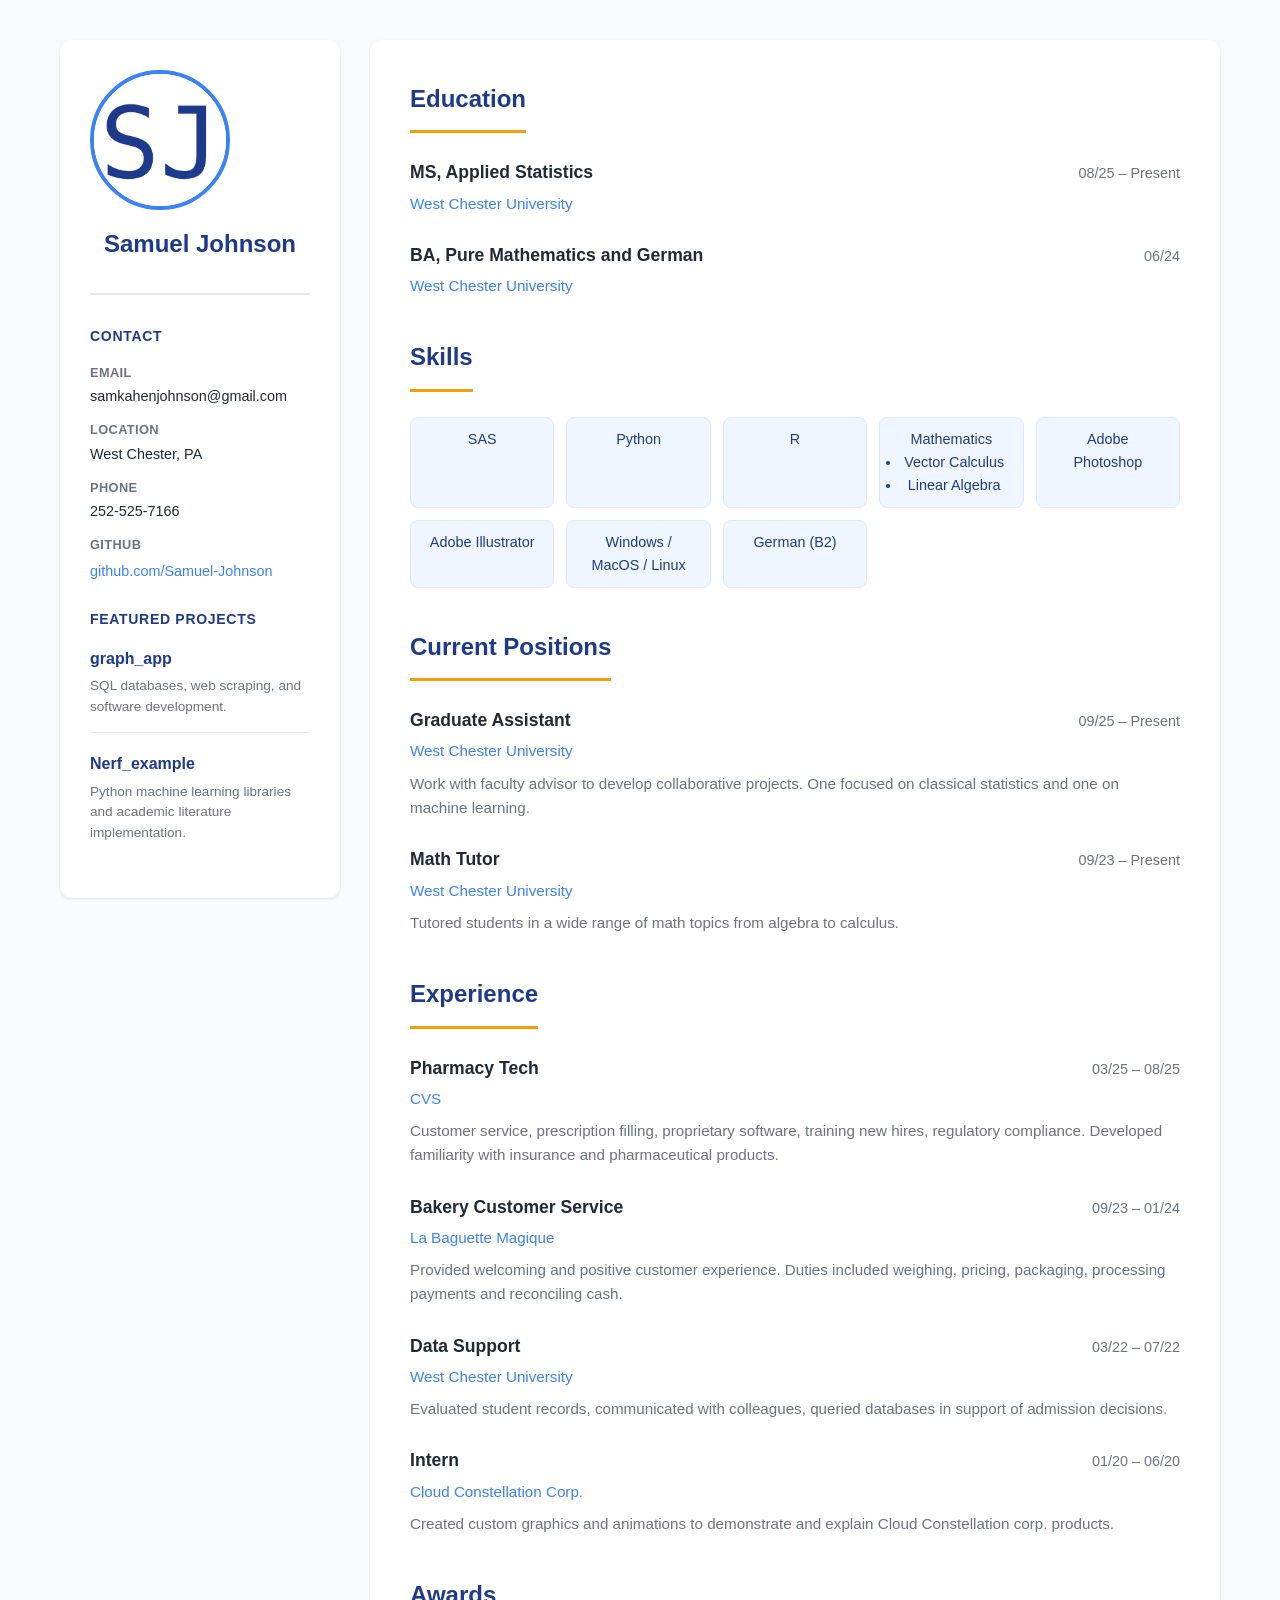
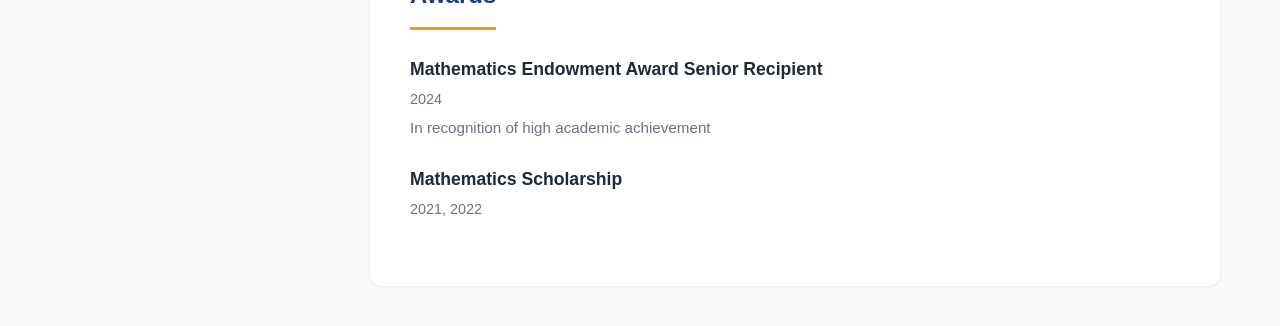
<file: index.html>
<!DOCTYPE html>
<html lang="en">

<head>
    <meta charset="UTF-8">
    <meta name="viewport" content="width=device-width, initial-scale=1.0">
    <title>Samuel Johnson - Resume</title>
    <link rel="stylesheet" type="text/css" href="styles.css">
</head>

<body>
    <div class="container">
        <aside class="sidebar">
            <div class="profile-section">
                <img class="profile-image" src="./SJ_image.png" alt="Samuel Johnson">
                <h1 class="name">Samuel Johnson</h1>
            </div>

            <div class="sidebar-section">
                <h3 class="sidebar-title">Contact</h3>
                <div class="contact-item">
                    <p class="label">Email</p>
                    <p class="value">samkahenjohnson@gmail.com</p>
                </div>
                <div class="contact-item">
                    <p class="label">Location</p>
                    <p class="value">West Chester, PA</p>
                </div>
                <div class="contact-item">
                    <p class="label">Phone</p>
                    <p class="value">252-525-7166</p>
                </div>
                <div class="contact-item">
                    <p class="label">GitHub</p>
                    <a href="https://github.com/Samuel-Johnson" class="link">github.com/Samuel-Johnson</a>
                </div>
            </div>

            <div class="sidebar-section">
                <h3 class="sidebar-title">Featured Projects</h3>
                <div class="project-item">
                    <a href="https://github.com/Samuel-Johnson/graph_app" class="project-link">graph_app</a>
                    <p class="project-desc">SQL databases, web scraping, and software development.</p>
                </div>
                <div class="project-item">
                    <a href="https://github.com/Samuel-Johnson/Nerf_example" class="project-link">Nerf_example</a>
                    <p class="project-desc">Python machine learning libraries and academic literature implementation.</p>
                </div>
            </div>
        </aside>

        <main class="content">
            <section class="section">
                <h2 class="section-title">Education</h2>
                <div class="entry">
                    <div class="entry-header">
                        <h3>MS, Applied Statistics</h3>
                        <span class="date">08/25 – Present</span>
                    </div>
                    <p class="organization">West Chester University</p>
                </div>
                <div class="entry">
                    <div class="entry-header">
                        <h3>BA, Pure Mathematics and German</h3>
                        <span class="date">06/24</span>
                    </div>
                    <p class="organization">West Chester University</p>
                </div>
            </section>

            <section class="section">
                <h2 class="section-title">Skills</h2>
                <div class="skills-grid">
                    <span class="skill">SAS</span>
                    <span class="skill">Python</span>
                    <span class="skill">R</span>
                    <span class="skill">
                        Mathematics
                        <ul style="padding-left: 5%">
                            <li>Vector Calculus</li>
                            <li>Linear Algebra</li>
                        </ul>
                    </span>
                    <span class="skill">Adobe Photoshop</span>
                    <span class="skill">Adobe Illustrator</span>
                    <span class="skill">Windows / MacOS / Linux</span>
                    <span class="skill">German (B2)</span>
                </div>
            </section>

            <section class="section">
                <h2 class="section-title">Current Positions</h2>
                <div class="entry">
                    <div class="entry-header">
                        <h3>Graduate Assistant</h3>
                        <span class="date">09/25 – Present</span>
                    </div>
                    <p class="organization">West Chester University</p>
                    <p class="description">Work with faculty advisor to develop collaborative projects. One focused on classical statistics and one on machine learning.</p>
                </div>
                <div class="entry">
                    <div class="entry-header">
                        <h3>Math Tutor</h3>
                        <span class="date">09/23 – Present</span>
                    </div>
                    <p class="organization">West Chester University</p>
                    <p class="description">Tutored students in a wide range of math topics from algebra to calculus.</p>
                </div>
            </section>

            <section class="section">
                <h2 class="section-title">Experience</h2>
                <div class="entry">
                    <div class="entry-header">
                        <h3>Pharmacy Tech</h3>
                        <span class="date">03/25 – 08/25</span>
                    </div>
                    <p class="organization">CVS</p>
                    <p class="description">Customer service, prescription filling, proprietary software, training new hires, regulatory compliance. Developed familiarity with insurance and pharmaceutical products.</p>
                </div>
                <div class="entry">
                    <div class="entry-header">
                        <h3>Bakery Customer Service</h3>
                        <span class="date">09/23 – 01/24</span>
                    </div>
                    <p class="organization">La Baguette Magique</p>
                    <p class="description">Provided welcoming and positive customer experience. Duties included weighing, pricing, packaging, processing payments and reconciling cash.</p>
                </div>
                <div class="entry">
                    <div class="entry-header">
                        <h3>Data Support</h3>
                        <span class="date">03/22 – 07/22</span>
                    </div>
                    <p class="organization">West Chester University</p>
                    <p class="description">Evaluated student records, communicated with colleagues, queried databases in support of admission decisions.</p>
                </div>
                <div class="entry">
                    <div class="entry-header">
                        <h3>Intern</h3>
                        <span class="date">01/20 – 06/20</span>
                    </div>
                    <p class="organization">Cloud Constellation Corp.</p>
                    <p class="description">Created custom graphics and animations to demonstrate and explain Cloud Constellation corp. products.</p>
                </div>
            </section>

            <section class="section">
                <h2 class="section-title">Awards</h2>
                <div class="entry">
                    <h3>Mathematics Endowment Award Senior Recipient</h3>
                    <p class="date-text">2024</p>
                    <p class="description">In recognition of high academic achievement</p>
                </div>
                <div class="entry">
                    <h3>Mathematics Scholarship</h3>
                    <p class="date-text">2021, 2022</p>
                </div>
            </section>
        </main>
    </div>
</body>

</html>
</file>
<file: styles.css>
:root {
    --primary-color: #1e3a8a;
    --secondary-color: #3b82f6;
    --accent-color: #f59e0b;
    --background-color: #f9fafb;
    --sidebar-bg: #ffffff;
    --border-color: #e5e7eb;
    --text-primary: #1f2937;
    --text-secondary: #6b7280;
    --text-light: #9ca3af;
}

* {
    margin: 0;
    padding: 0;
    box-sizing: border-box;
}

html {
    scroll-behavior: smooth;
}

body {
    font-family: -apple-system, BlinkMacSystemFont, 'Segoe UI', 'Roboto', 'Oxygen', 'Ubuntu', 'Cantarell', sans-serif;
    background-color: var(--background-color);
    color: var(--text-primary);
    line-height: 1.6;
}

.container {
    display: grid;
    grid-template-columns: 280px 1fr;
    max-width: 1200px;
    margin: 0 auto;
    gap: 30px;
    padding: 40px 20px;
    min-height: 100vh;
}

/* Sidebar Styles */
.sidebar {
    background-color: var(--sidebar-bg);
    border-radius: 12px;
    padding: 30px;
    box-shadow: 0 1px 3px rgba(0, 0, 0, 0.1);
    height: fit-content;
    position: sticky;
    top: 20px;
}

.profile-section {
    text-align: center;
    margin-bottom: 30px;
    padding-bottom: 30px;
    border-bottom: 2px solid var(--border-color);
}

.profile-image {
    width: 140px;
    height: 140px;
    border-radius: 50%;
    object-fit: cover;
    border: 4px solid var(--secondary-color);
    margin-bottom: 15px;
    display: block;
}

.name {
    font-size: 1.5em;
    color: var(--primary-color);
    font-weight: 600;
}

.sidebar-section {
    margin-bottom: 25px;
}

.sidebar-title {
    font-size: 0.875em;
    font-weight: 700;
    text-transform: uppercase;
    letter-spacing: 0.05em;
    color: var(--primary-color);
    margin-bottom: 15px;
}

.contact-item {
    margin-bottom: 12px;
}

.contact-item .label {
    font-size: 0.8em;
    color: var(--text-secondary);
    font-weight: 600;
    text-transform: uppercase;
    letter-spacing: 0.03em;
    margin-bottom: 2px;
}

.contact-item .value {
    color: var(--text-primary);
    font-size: 0.9em;
}

.contact-item .link {
    color: var(--secondary-color);
    text-decoration: none;
    font-size: 0.9em;
    transition: color 0.3s ease;
}

.contact-item .link:hover {
    color: var(--accent-color);
}

.project-item {
    margin-bottom: 18px;
    padding-bottom: 15px;
    border-bottom: 1px solid var(--border-color);
}

.project-item:last-child {
    border-bottom: none;
    margin-bottom: 0;
    padding-bottom: 0;
}

.project-link {
    display: block;
    font-weight: 600;
    color: var(--primary-color);
    text-decoration: none;
    margin-bottom: 5px;
    transition: color 0.3s ease;
}

.project-link:hover {
    color: var(--accent-color);
}

.project-desc {
    font-size: 0.85em;
    color: var(--text-secondary);
    line-height: 1.5;
}

/* Main Content Styles */
.content {
    background-color: var(--sidebar-bg);
    border-radius: 12px;
    padding: 40px;
    box-shadow: 0 1px 3px rgba(0, 0, 0, 0.1);
}

.section {
    margin-bottom: 40px;
}

.section:last-child {
    margin-bottom: 0;
}

.section-title {
    font-size: 1.5em;
    font-weight: 700;
    color: var(--primary-color);
    margin-bottom: 25px;
    padding-bottom: 12px;
    border-bottom: 3px solid var(--accent-color);
    display: inline-block;
}

.entry {
    margin-bottom: 25px;
}

.entry-header {
    display: flex;
    justify-content: space-between;
    align-items: baseline;
    margin-bottom: 5px;
    gap: 15px;
}

.entry h3 {
    font-size: 1.1em;
    color: var(--text-primary);
    font-weight: 600;
}

.date {
    font-size: 0.9em;
    color: var(--text-secondary);
    white-space: nowrap;
}

.date-text {
    font-size: 0.9em;
    color: var(--text-secondary);
    margin: 5px 0;
}

.organization {
    font-size: 0.95em;
    color: var(--secondary-color);
    font-weight: 500;
    margin-bottom: 8px;
}

.description {
    font-size: 0.95em;
    color: var(--text-secondary);
    line-height: 1.6;
}

/* Skills Grid */
.skills-grid {
    display: grid;
    grid-template-columns: repeat(auto-fill, minmax(140px, 1fr));
    gap: 12px;
}

.skill {
    background-color: #eff6ff;
    color: var(--primary-color);
    padding: 10px 15px;
    border-radius: 8px;
    font-weight: 500;
    font-size: 0.9em;
    border: 1px solid #dbeafe;
    text-align: center;
    transition: all 0.3s ease;
}

.skill:hover {
    background-color: var(--secondary-color);
    color: white;
    border-color: var(--secondary-color);
}

/* Responsive Design */
@media (max-width: 768px) {
    .container {
        grid-template-columns: 1fr;
        gap: 20px;
        padding: 20px 15px;
    }

    .sidebar {
        position: static;
    }

    .entry-header {
        flex-direction: column;
        align-items: flex-start;
    }

    .skills-grid {
        grid-template-columns: repeat(auto-fill, minmax(120px, 1fr));
    }

    .content {
        padding: 25px;
    }
}
}

.heading h1 {
    float: left;
    padding-left: 10px;
    padding-right: 10px;
    margin: 0;
    font-size: clamp(2rem, 12vw, 6rem);
    flex: 1;
    align-self: center;
    white-space: nowrap;
    overflow: hidden;
}

.contact_info {
    padding-top: 10px;
    float: right;
    text-align: left;
    display: flex;
    flex-direction: column;
    gap: 0;
}

.contact_info * {
    margin: 0;
    padding: 0;
}
</file>
